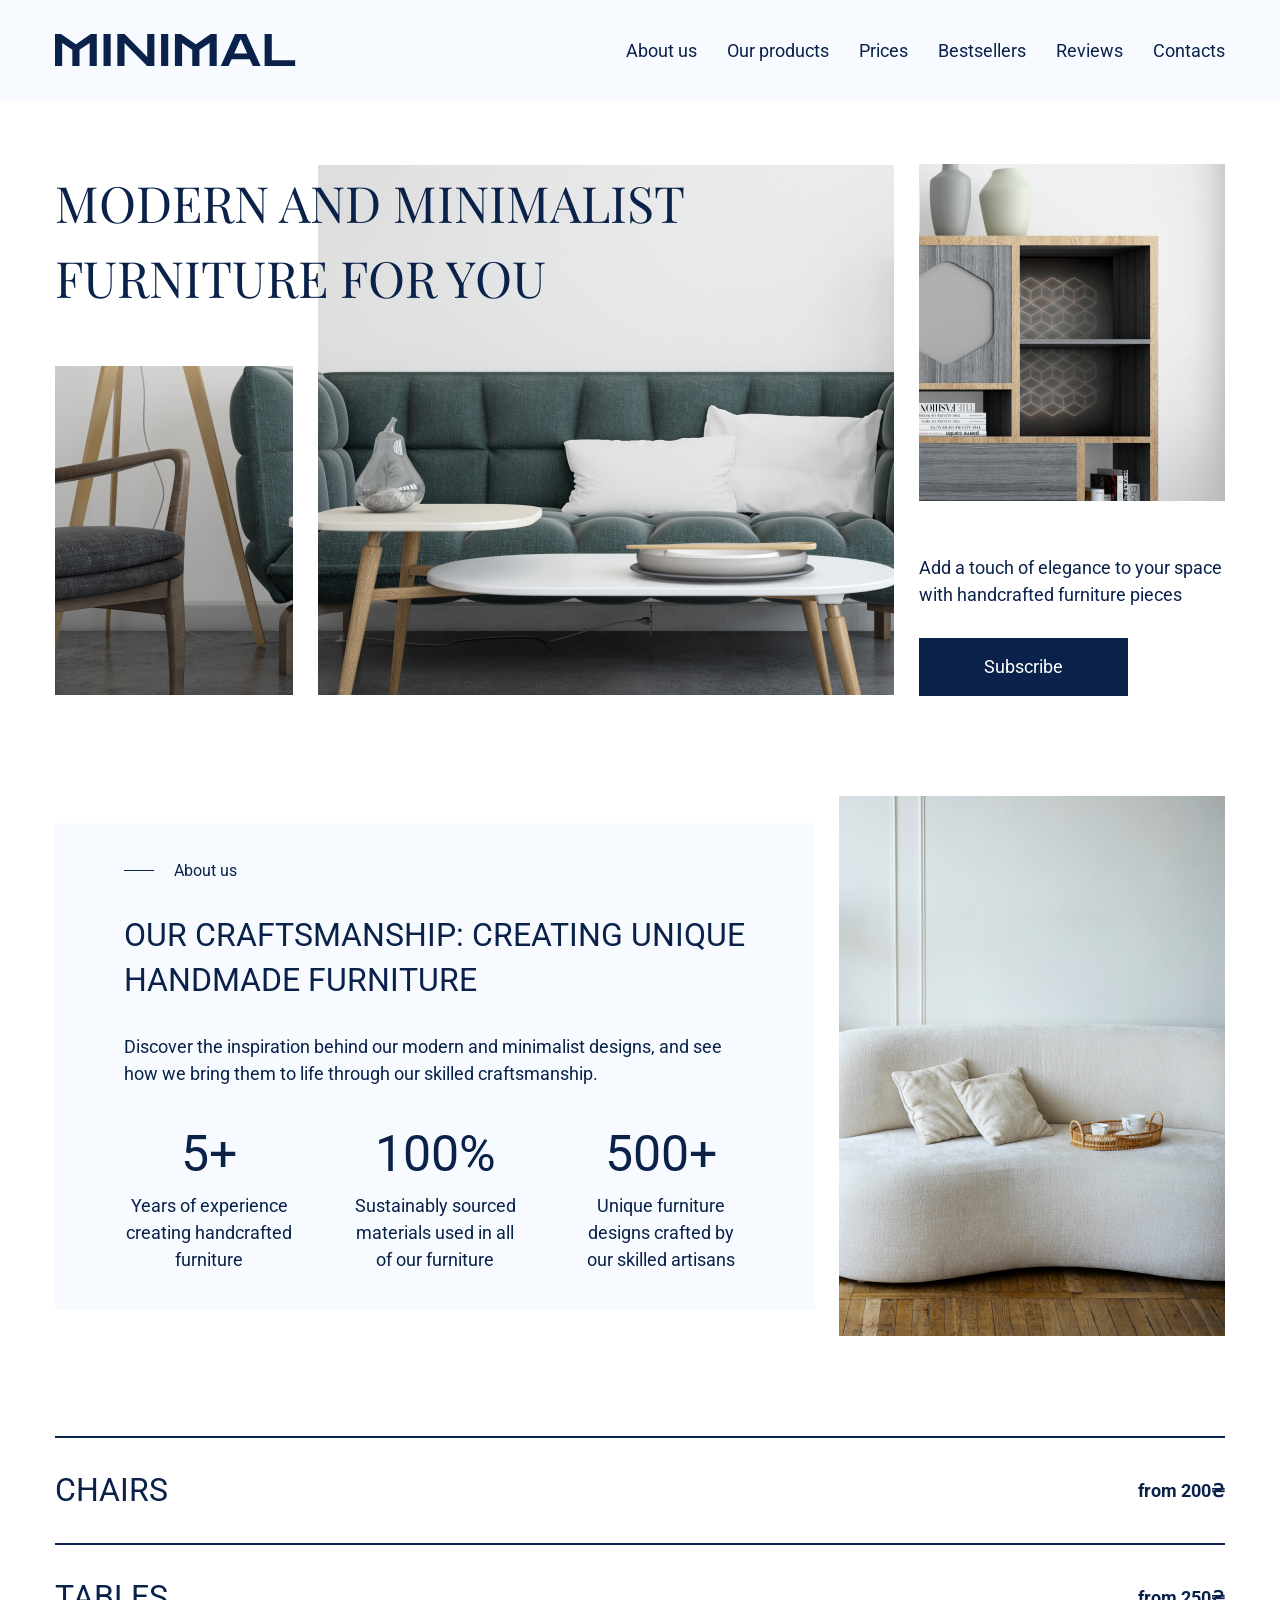
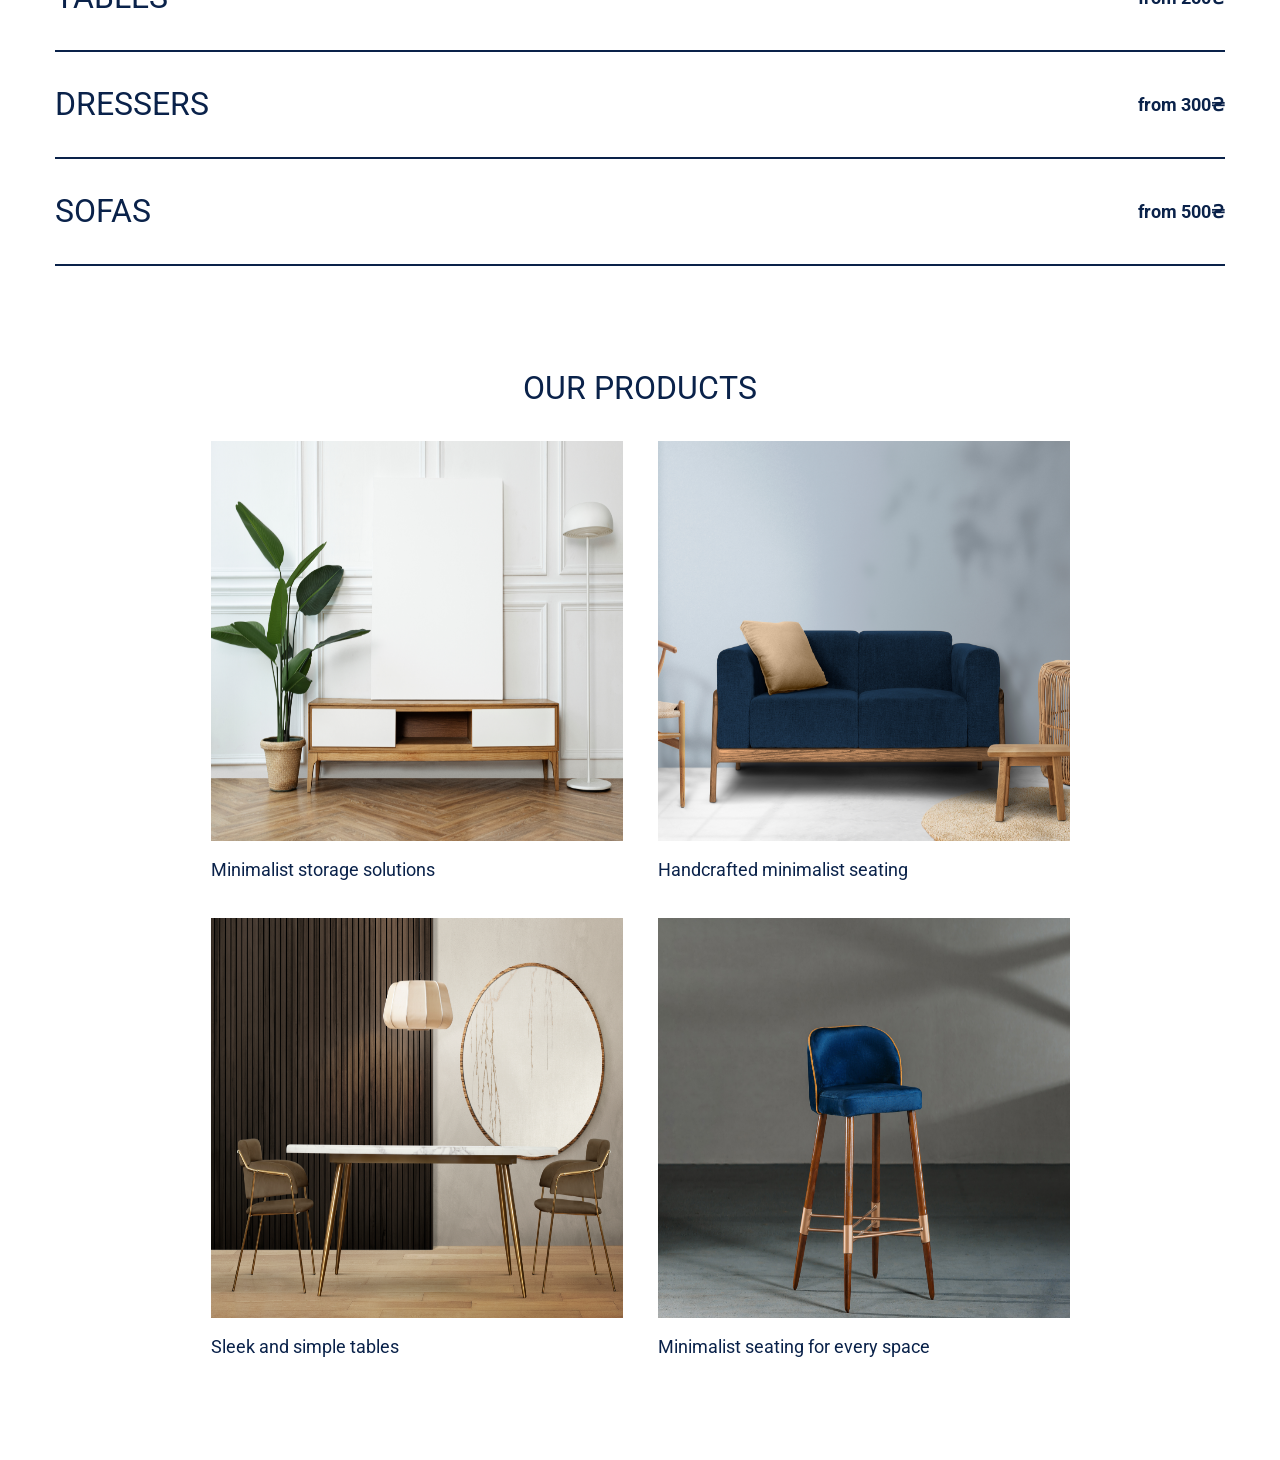
<file: index.html>
<!DOCTYPE html>
<html lang="en">
<head>
    <meta charset="UTF-8">
    <meta name="viewport" content="width=device-width, initial-scale=1.0">
    <link rel="preconnect" href="https://fonts.googleapis.com">
    <link rel="preconnect" href="https://fonts.gstatic.com" crossorigin>
    <link href="https://fonts.googleapis.com/css2?family=Playfair+Display&family=Roboto:wght@400;700&display=swap" rel="stylesheet">
    <link rel="stylesheet" href="./src/css/modern-normalize.css">
    <link rel="stylesheet" href="./src/css/style.css">
    <script defer src="./src/js/main.js"></script>
    <title>Document</title>
</head>
<body>
    <header class="header open">
        <div class="header__inner container">
            <nav class="navbar">
                <a class="logo" href="#">
                    <svg class="logo__svg" version="1.1" xmlns="http://www.w3.org/2000/svg" width="241" height="32" viewBox="0 0 241 32">
                        <title>logo</title>
                        <path d="M0 31.965v-31.965h5.991l14.798 10.372h0.224l14.798-10.372h5.99v31.965h-7.153v-23.024l-10.148 6.795v16.228h-7.153v-16.228l-10.193-6.795v23.024h-7.153z"></path>
                        <path d="M48.515 31.965v-31.965h7.153v31.965h-7.153z"></path>
                        <path d="M62.365 31.965v-31.965h7.242l22.621 22.979v-22.979h7.153v31.965h-7.242l-22.621-23.024v23.024h-7.153z"></path>
                        <path d="M106.077 31.965v-31.965h7.153v31.965h-7.153z"></path>
                        <path d="M119.927 31.965v-31.965h5.991l14.798 10.372h0.223l14.798-10.372h5.991v31.965h-7.153v-23.024l-10.148 6.795v16.228h-7.153v-16.228l-10.193-6.795v23.024h-7.153z"></path>
                        <path d="M165.759 31.965l14.395-31.965h11.042l14.396 31.965h-7.78l-3.040-6.751h-18.195l-3.040 6.751h-7.779zM179.171 19.402h13.010l-6.214-13.814h-0.581l-6.214 13.814z"></path>
                        <path d="M209.623 31.965v-31.965h7.153v26.153h23.381v5.812h-30.534z"></path>
                    </svg>
                </a>
                <button class="header__burger-btn" id="burger">
                    <span class="header__burger-span"></span>
                    <span class="header__burger-span"></span>
                    <span class="header__burger-span"></span>
                    <span class="header__burger-span"></span>
                </button>
                <ul class="menu">
                    <li class="menu__item">
                        <a class="menu__link" href="#">About us</a>
                    </li>
                    <li class="menu__item">
                        <a class="menu__link" href="#">Our products</a>
                    </li>
                    <li class="menu__item">
                        <a class="menu__link" href="#">Prices</a>
                    </li>
                    <li class="menu__item">
                        <a class="menu__link" href="#">Bestsellers</a>
                    </li>
                    <li class="menu__item">
                        <a class="menu__link" href="#">Reviews</a>
                    </li>
                    <li class="menu__item">
                        <a class="menu__link" href="#">Contacts</a>
                    </li>
                </ul>
            </nav>
        </div>
    </header>
    <main class="main">
        <section class="hero">
            <div class="hero__content container">
                <div class="hero__decoration">
                    <h1 class="hero__title">Modern and minimalist furniture for you</h1>
                </div>
                <div class="hero__information">
                     <p class="hero__text">Add a touch of elegance to your space with handcrafted furniture pieces</p>
                     <button class="hero__btn">Subscribe</button>
                </div>
            </div>
        </section>
        <section class="exposition">
            <div class="exposition__content container">
                <div class="exposition__information">
                    <div class="exposition__text-wrapper">
                        <h4 class="exposition__subtitle">About us</h4>
                        <h2 class="exposition__title">Our сraftsmanship: сreating unique handmade furniture</h2>
                        <p class="exposition__text">Discover the inspiration behind our modern and minimalist designs, and see how we bring them to life through our skilled craftsmanship.</p>
                    </div>
                    <ul class="facts-list">
                        <li class="facts-list__item">
                            <p class="facts-list__text">
                                Years of experience creating handcrafted furniture
                            </p>
                        </li>
                        <li class="facts-list__item">
                            <p class="facts-list__text">
                                Sustainably sourced materials used in all of our furniture 
                            </p>
                        </li>
                        <li class="facts-list__item">
                            <p class="facts-list__text">
                                Unique furniture designs crafted by our skilled artisans
                            </p>
                        </li>
                    </ul>
                </div>
                <div class="exposition__img-box"></div>
            </div>
        </section>
        <section class="prise">
            <div class="prise__content container">
                <ul class="prise-list">
                    <li class="prise-list__item">
                        <h4 class="prise-list__item-name">
                            Chairs
                        </h4>
                        <p class="prise-list__value">
                            from 200₴
                        </p>
                    </li>
                    <li class="prise-list__item">
                        <h4 class="prise-list__item-name">
                            Tables
                        </h4>
                        <p class="prise-list__value">
                            from 250₴
                        </p>
                    </li>
                    <li class="prise-list__item">
                        <h4 class="prise-list__item-name">
                            Dressers
                        </h4>
                        <p class="prise-list__value">
                            from 300₴
                        </p>
                    </li>
                    <li class="prise-list__item">
                        <h4 class="prise-list__item-name">
                            Sofas
                        </h4>
                        <p class="prise-list__value">
                            from 500₴
                        </p>
                    </li>
                </ul>
            </div>
        </section>
        <section class="products">
            <div class="products__content container">
                <h2 class="products__title">OUR PRODUCTS</h2>
                <div class="products-gallery">
                    <div class="products-gallery__card">
                        <img class="products-gallery__img" src="./src/img/products/product-one.png" alt="products image">
                        <p class="products-gallery__img-name">Minimalist storage solutions</p>
                    </div>
                    <div class="products-gallery__card">
                        <img class="products-gallery__img" src="./src/img/products/product-two.png" alt="products image">
                        <p class="products-gallery__img-name">Handcrafted minimalist seating</p>
                    </div>
                    <div class="products-gallery__card">
                        <img class="products-gallery__img" src="./src/img/products/product-three.png" alt="products image">
                        <p class="products-gallery__img-name">Sleek and simple tables</p>
                    </div>
                    <div class="products-gallery__card">
                        <img class="products-gallery__img" src="./src/img/products/product-four.png" alt="products image">
                        <p class="products-gallery__img-name">Minimalist seating for every space</p>
                    </div>
                </div>
            </div>
        </section>
        <!-- <section class="bestsellers">
            <div class="bestsellers__content container">
                <h2 class="bestsellers__title">Bestsellers</h2>
                <div class="bestsellers-catalog">
                    <div class="bestsellers-catalog__item">
                        <img class="bestsellers-catalog__img" src="./src/img/bestsellers/bestsellers-img-one.png" alt="bestsellers catalog img">
                        <p class="bestsellers-catalog__item-name">The modern platform bed</p>
                        <p class="bestsellers-catalog__item-value">750$</p>
                    </div>
                    <div class="bestsellers-catalog__item">
                        <img class="bestsellers-catalog__img" src="./src/img/bestsellers/bestsellers-img-two.png" alt="bestsellers catalog img">
                        <p class="bestsellers-catalog__item-name">The Cozy Lounge Chair</p>
                        <p class="bestsellers-catalog__item-value">230$</p>
                    </div>
                    <div class="bestsellers-catalog__item">
                        <img class="bestsellers-catalog__img" src="./src/img/bestsellers/bestsellers-img-three.png" alt="bestsellers catalog img">
                        <p class="bestsellers-catalog__item-name">The industrial accent chair</p>
                        <p class="bestsellers-catalog__item-value">250$</p>
                    </div>
                    <div class="bestsellers-catalog__item">
                        <img class="bestsellers-catalog__img" src="./src/img/bestsellers/bestsellers-img-four.png" alt="bestsellers catalog img">
                        <p class="bestsellers-catalog__item-name">The sleek stand</p>
                        <p class="bestsellers-catalog__item-value">300$</p>
                    </div>
                    <div class="bestsellers-catalog__item">
                        <img class="bestsellers-catalog__img" src="./src/img/bestsellers/bestsellers-img-five.png" alt="bestsellers catalog img">
                        <p class="bestsellers-catalog__item-name">The minimalist sofa</p>
                        <p class="bestsellers-catalog__item-value">650$</p>
                    </div>
                </div>
            </div>
        </section> -->
    </main>
</body>
</html>
</file>
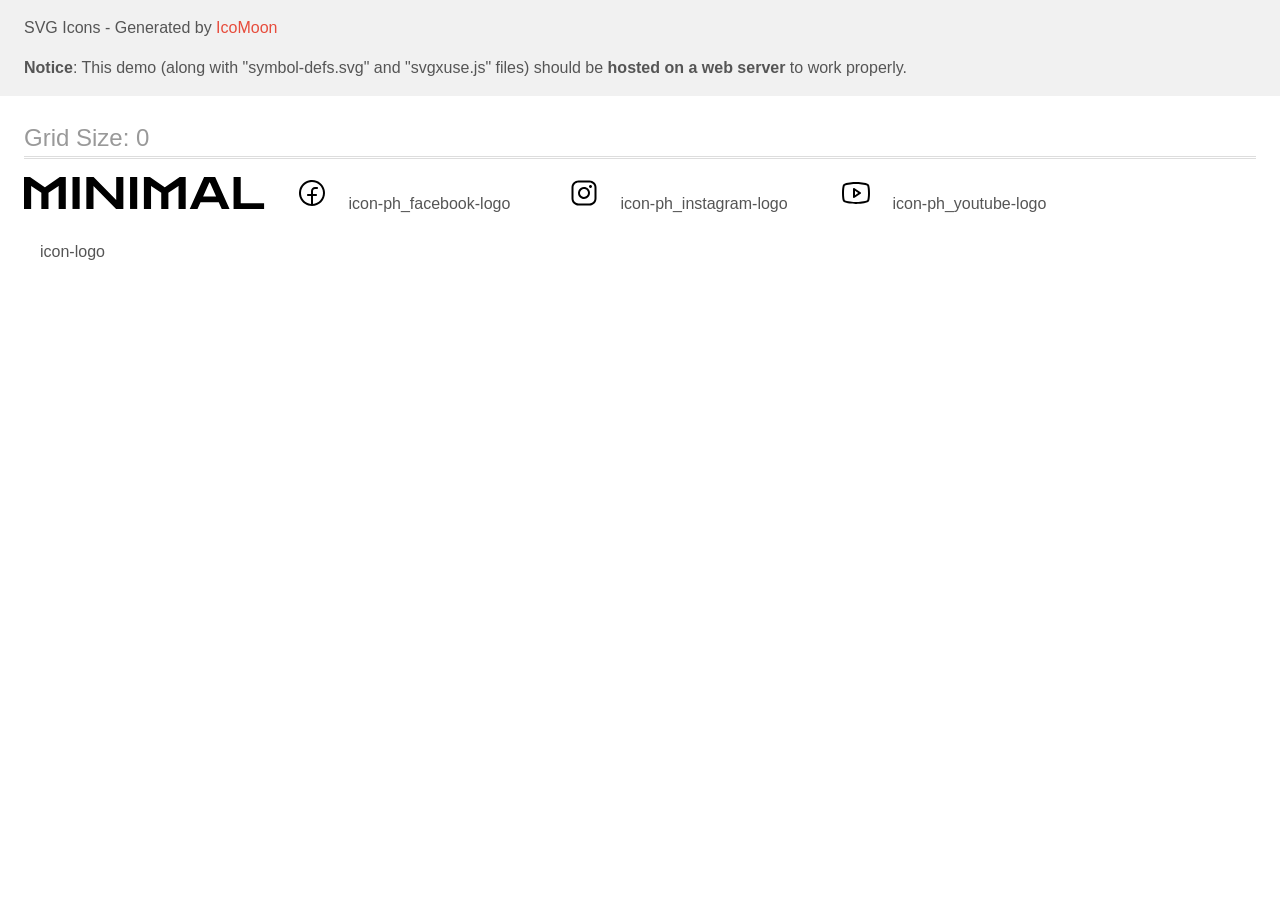
<file: src/icomoon/demo-external-svg.html>
<!doctype html>
<html>
<head>
    <title>IcoMoon - SVG Icons</title>
    <meta charset="utf-8">
    <meta name="viewport" content="width=device-width, initial-scale=1">
    <link rel="stylesheet" href="demo-files/demo.css">
    <link rel="stylesheet" href="style.css">
</head>
<body>
<header class="bgc1 clearfix">
<div class="mhl">
    <p>SVG Icons - Generated by <a href="https://icomoon.io/app">IcoMoon</a></p><p><strong>Notice</strong>: This demo (along with "symbol-defs.svg" and "svgxuse.js" files) should be <b>hosted on a web server</b> to work properly.</p>
</div>
</header>
    <div class="clearfix mhl ptl">
        <h1 class="mvm mtn fgc1">Grid Size: 0</h1>
        <div class="glyph fs1">
            <div class="clearfix pbs">
                <svg class="icon icon-logo"><use xlink:href="symbol-defs.svg#icon-logo"></use></svg><span class="name"> icon-logo</span>
            </div>
        </div>
        <div class="glyph fs1">
            <div class="clearfix pbs">
                <svg class="icon icon-ph_facebook-logo"><use xlink:href="symbol-defs.svg#icon-ph_facebook-logo"></use></svg><span class="name"> icon-ph_facebook-logo</span>
            </div>
        </div>
        <div class="glyph fs1">
            <div class="clearfix pbs">
                <svg class="icon icon-ph_instagram-logo"><use xlink:href="symbol-defs.svg#icon-ph_instagram-logo"></use></svg><span class="name"> icon-ph_instagram-logo</span>
            </div>
        </div>
        <div class="glyph fs1">
            <div class="clearfix pbs">
                <svg class="icon icon-ph_youtube-logo"><use xlink:href="symbol-defs.svg#icon-ph_youtube-logo"></use></svg><span class="name"> icon-ph_youtube-logo</span>
            </div>
        </div>
  </div>
<script defer src="svgxuse.js"></script>
</body>
</html>
</file>
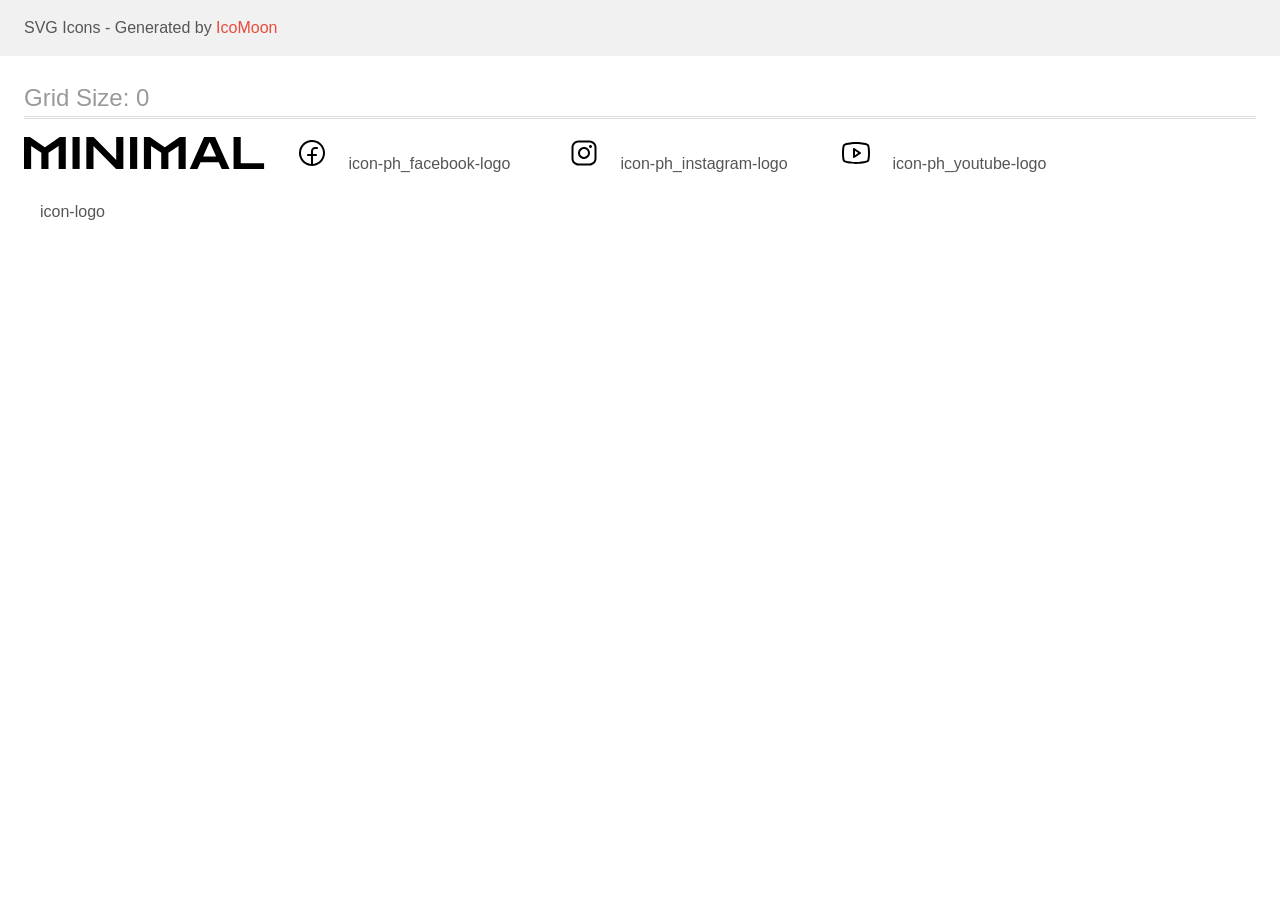
<file: src/icomoon/demo.html>
<!doctype html>
<html>
<head>
    <title>IcoMoon - SVG Icons</title>
    <meta charset="utf-8">
    <meta name="viewport" content="width=device-width, initial-scale=1">
    <link rel="stylesheet" href="demo-files/demo.css">
    <link rel="stylesheet" href="style.css">
</head>
<body>
<svg aria-hidden="true" style="position: absolute; width: 0; height: 0; overflow: hidden;" version="1.1" xmlns="http://www.w3.org/2000/svg" xmlns:xlink="http://www.w3.org/1999/xlink">
<defs>
<symbol id="icon-logo" viewBox="0 0 241 32">
<path d="M0 31.965v-31.965h5.991l14.798 10.372h0.224l14.798-10.372h5.99v31.965h-7.153v-23.024l-10.148 6.795v16.228h-7.153v-16.228l-10.193-6.795v23.024h-7.153z"></path>
<path d="M48.515 31.965v-31.965h7.153v31.965h-7.153z"></path>
<path d="M62.365 31.965v-31.965h7.242l22.621 22.979v-22.979h7.153v31.965h-7.242l-22.621-23.024v23.024h-7.153z"></path>
<path d="M106.077 31.965v-31.965h7.153v31.965h-7.153z"></path>
<path d="M119.927 31.965v-31.965h5.991l14.798 10.372h0.223l14.798-10.372h5.991v31.965h-7.153v-23.024l-10.148 6.795v16.228h-7.153v-16.228l-10.193-6.795v23.024h-7.153z"></path>
<path d="M165.759 31.965l14.395-31.965h11.042l14.396 31.965h-7.78l-3.040-6.751h-18.195l-3.040 6.751h-7.779zM179.171 19.402h13.010l-6.214-13.814h-0.581l-6.214 13.814z"></path>
<path d="M209.623 31.965v-31.965h7.153v26.153h23.381v5.812h-30.534z"></path>
</symbol>
<symbol id="icon-ph_facebook-logo" viewBox="0 0 32 32">
<path d="M29 16c0-2.571-0.762-5.085-2.191-7.222s-3.459-3.804-5.834-4.788c-2.375-0.984-4.989-1.241-7.511-0.74s-4.838 1.74-6.656 3.558c-1.818 1.818-3.056 4.134-3.558 6.656s-0.244 5.136 0.74 7.511c0.984 2.375 2.65 4.406 4.788 5.834s4.651 2.191 7.222 2.191c3.447-0.003 6.752-1.374 9.189-3.811s3.808-5.742 3.811-9.189zM17 26.95v-7.95h3c0.265 0 0.52-0.105 0.707-0.293s0.293-0.442 0.293-0.707c0-0.265-0.105-0.52-0.293-0.707s-0.442-0.293-0.707-0.293h-3v-3c0-0.53 0.211-1.039 0.586-1.414s0.884-0.586 1.414-0.586h2c0.265 0 0.52-0.105 0.707-0.293s0.293-0.442 0.293-0.707c0-0.265-0.105-0.52-0.293-0.707s-0.442-0.293-0.707-0.293h-2c-1.060 0.003-2.075 0.426-2.825 1.175s-1.172 1.765-1.175 2.825v3h-3c-0.265 0-0.52 0.105-0.707 0.293s-0.293 0.442-0.293 0.707c0 0.265 0.105 0.52 0.293 0.707s0.442 0.293 0.707 0.293h3v7.95c-2.819-0.257-5.43-1.592-7.291-3.725s-2.827-4.902-2.698-7.73c0.129-2.828 1.343-5.497 3.389-7.453s4.768-3.047 7.599-3.047 5.552 1.091 7.599 3.047c2.047 1.956 3.261 4.625 3.389 7.453s-0.838 5.596-2.698 7.73-4.472 3.468-7.291 3.725z"></path>
</symbol>
<symbol id="icon-ph_instagram-logo" viewBox="0 0 32 32">
<path d="M16 10c-1.187 0-2.347 0.352-3.333 1.011s-1.756 1.596-2.21 2.693c-0.454 1.096-0.573 2.303-0.341 3.467s0.803 2.233 1.642 3.072 1.908 1.411 3.072 1.642c1.164 0.232 2.37 0.113 3.467-0.341s2.033-1.223 2.693-2.21c0.659-0.987 1.011-2.147 1.011-3.333 0-1.591-0.632-3.117-1.757-4.243s-2.651-1.757-4.243-1.757zM16 20c-0.791 0-1.564-0.235-2.222-0.674s-1.17-1.064-1.473-1.795-0.382-1.535-0.228-2.311c0.154-0.776 0.535-1.489 1.095-2.048s1.272-0.94 2.048-1.095c0.776-0.154 1.58-0.075 2.311 0.228s1.356 0.815 1.795 1.473c0.44 0.658 0.674 1.431 0.674 2.222-0.003 1.060-0.426 2.075-1.175 2.825s-1.765 1.172-2.825 1.175zM21.5 3.5h-11c-1.856 0-3.637 0.737-4.95 2.050s-2.050 3.093-2.050 4.95v11c0 1.856 0.737 3.637 2.050 4.95s3.093 2.050 4.95 2.050h11c1.856 0 3.637-0.738 4.95-2.050s2.050-3.093 2.050-4.95v-11c0-1.856-0.738-3.637-2.050-4.95s-3.093-2.050-4.95-2.050zM26.5 21.5c0 0.657-0.129 1.307-0.381 1.913s-0.62 1.158-1.084 1.622c-0.464 0.464-1.015 0.833-1.622 1.084s-1.257 0.381-1.913 0.381h-11c-0.657 0-1.307-0.129-1.913-0.381s-1.158-0.62-1.622-1.084c-0.464-0.464-0.833-1.015-1.084-1.622s-0.381-1.257-0.381-1.913v-11c0-1.326 0.527-2.598 1.464-3.536s2.209-1.464 3.536-1.464h11c0.657 0 1.307 0.129 1.913 0.381s1.158 0.62 1.622 1.084c0.464 0.464 0.833 1.016 1.084 1.622s0.381 1.257 0.381 1.913v11zM24 9.5c0 0.297-0.088 0.587-0.253 0.833s-0.399 0.439-0.673 0.552c-0.274 0.114-0.576 0.143-0.867 0.085s-0.558-0.201-0.768-0.411-0.353-0.477-0.411-0.768c-0.058-0.291-0.028-0.593 0.085-0.867s0.306-0.508 0.552-0.673c0.247-0.165 0.537-0.253 0.833-0.253 0.398 0 0.779 0.158 1.061 0.439s0.439 0.663 0.439 1.061z"></path>
</symbol>
<symbol id="icon-ph_youtube-logo" viewBox="0 0 32 32">
<path d="M20.55 15.162l-6-4c-0.152-0.096-0.326-0.152-0.506-0.161s-0.359 0.029-0.519 0.111c-0.16 0.086-0.293 0.215-0.386 0.371s-0.141 0.335-0.139 0.517v8c-0.001 0.182 0.047 0.36 0.139 0.517s0.226 0.285 0.386 0.371c0.148 0.074 0.31 0.112 0.475 0.112 0.195-0.002 0.385-0.058 0.55-0.162l6-4c0.139-0.091 0.254-0.215 0.333-0.361s0.121-0.31 0.121-0.476c0-0.166-0.042-0.33-0.121-0.476s-0.194-0.27-0.333-0.361zM15 18.138v-4.275l3.2 2.138-3.2 2.138zM29.288 8.725c-0.115-0.461-0.34-0.887-0.656-1.242s-0.713-0.628-1.157-0.796c-4.275-1.65-11.1-1.638-11.475-1.638s-7.2-0.013-11.475 1.638c-0.444 0.168-0.841 0.441-1.157 0.796s-0.541 0.781-0.655 1.242c-0.325 1.237-0.712 3.512-0.712 7.275s0.388 6.038 0.712 7.275c0.115 0.461 0.34 0.887 0.655 1.242s0.713 0.628 1.157 0.796c4.1 1.588 10.525 1.638 11.387 1.638h0.175c0.862 0 7.288-0.050 11.388-1.638 0.444-0.168 0.841-0.441 1.157-0.796s0.541-0.781 0.656-1.242c0.325-1.238 0.712-3.513 0.712-7.275s-0.388-6.038-0.712-7.275zM27.35 22.775c-0.037 0.151-0.11 0.291-0.212 0.409s-0.231 0.209-0.376 0.266c-3.962 1.525-10.687 1.5-10.762 1.5h-0.012c-0.063 0-6.788 0.025-10.75-1.5-0.145-0.057-0.274-0.149-0.376-0.266s-0.175-0.258-0.212-0.409c-0.3-1.138-0.65-3.225-0.65-6.775s0.35-5.638 0.65-6.775c0.037-0.151 0.11-0.292 0.212-0.409s0.231-0.209 0.376-0.266c3.813-1.463 10.213-1.5 10.738-1.5h0.025c0.075 0 6.8-0.025 10.762 1.5 0.145 0.057 0.274 0.149 0.376 0.266s0.175 0.258 0.212 0.409c0.3 1.137 0.65 3.225 0.65 6.775s-0.35 5.638-0.65 6.775z"></path>
</symbol>
</defs>
</svg>

<header class="bgc1 clearfix">
<div class="mhl">
    <p>SVG Icons - Generated by <a href="https://icomoon.io/app">IcoMoon</a></p>
</div>
</header>
    <div class="clearfix mhl ptl">
        <h1 class="mvm mtn fgc1">Grid Size: 0</h1>
        <div class="glyph fs1">
            <div class="clearfix pbs">
                <svg class="icon icon-logo"><use xlink:href="#icon-logo"></use></svg><span class="name"> icon-logo</span>
            </div>
        </div>
        <div class="glyph fs1">
            <div class="clearfix pbs">
                <svg class="icon icon-ph_facebook-logo"><use xlink:href="#icon-ph_facebook-logo"></use></svg><span class="name"> icon-ph_facebook-logo</span>
            </div>
        </div>
        <div class="glyph fs1">
            <div class="clearfix pbs">
                <svg class="icon icon-ph_instagram-logo"><use xlink:href="#icon-ph_instagram-logo"></use></svg><span class="name"> icon-ph_instagram-logo</span>
            </div>
        </div>
        <div class="glyph fs1">
            <div class="clearfix pbs">
                <svg class="icon icon-ph_youtube-logo"><use xlink:href="#icon-ph_youtube-logo"></use></svg><span class="name"> icon-ph_youtube-logo</span>
            </div>
        </div>
  </div>
<script defer src="svgxuse.js"></script>
</body>
</html>
</file>
<file: src/css/style.css>
body {
  font-family: "Roboto", sans-serif;
  font-weight: 400;
  font-style: normal;
  color: #0A224A;
}

a {
  text-decoration: none;
  color: inherit;
}

ul {
  list-style: none;
}

button {
  color: #fff;
  border: none;
}

h1, h2, h3, h4, h5, h6, p, li, ul, button {
  margin: 0;
  padding: 0;
}

.container {
  width: 1320px;
  padding: 0 15px;
  margin: 0 auto;
}

.header {
  background-color: #F7FAFF;
}
.header__inner {
  margin-bottom: 64px;
}
.header__inner .navbar {
  display: flex;
  align-items: center;
  justify-content: space-between;
  gap: 0;
  flex-direction: row;
  padding: 34px 0;
}
.header__inner .logo {
  z-index: 5;
  display: flex;
  align-items: center;
  justify-content: center;
  gap: 0;
  flex-direction: row;
}
.header__inner .logo__svg {
  fill: #0A224A;
}
.header__inner .menu {
  display: flex;
  align-items: center;
  justify-content: center;
  gap: 30px;
  flex-direction: row;
}
.header__inner .menu__item {
  transition: transform 250ms;
}
.header__inner .menu__item:hover {
  transform: scale(1.2);
}
.header__inner .menu__link {
  font-family: Roboto;
  font-size: 18px;
  font-style: normal;
  font-weight: 400;
  line-height: 27px;
  width: 100%;
  height: 100%;
}
.header__burger-btn {
  width: 40px;
  height: 40px;
  position: relative;
  display: none;
  z-index: 5;
}
.header__burger-span {
  position: absolute;
  width: 30px;
  height: 3px;
  background-color: #0A224A;
  right: 5px;
  transition: transform 200ms, opacity 180ms;
}
.header__burger-span:nth-child(1) {
  transform: translateY(9px);
}
.header__burger-span:nth-child(2) {
  transform: translateY(3px);
}
.header__burger-span:nth-child(3) {
  transform: translateY(-3px);
}
.header__burger-span:nth-child(4) {
  transform: translateY(-9px);
}

@media (max-width: 1320px) {
  .container {
    width: 1200px;
  }
}
@media (max-width: 1200px) {
  .container {
    width: 1024px;
  }
}
@media (max-width: 1024px) {
  .container {
    width: 704px;
    padding: 0;
  }
  .header__burger-btn {
    display: block;
  }
  .header .menu {
    position: absolute;
    left: 0;
    top: -100%;
    flex-direction: column;
    background-color: #fff;
    width: 100vw;
    height: 100vh;
    transition: top 200ms;
    z-index: 4;
  }
  .header .logo {
    width: 128px;
    height: 17px;
  }
  .header.open {
    width: 100vw;
    height: 100vh;
  }
  .header.open .header__inner {
    position: fixed;
    left: 50%;
    margin-left: -352px;
  }
  .header.open .menu {
    position: fixed;
    top: 0;
  }
  .header.open .header__burger-span:nth-child(2), .header.open .header__burger-span:nth-child(3) {
    opacity: 0;
  }
  .header.open .header__burger-span:nth-child(1) {
    transform: translateY(0) rotate(45deg);
  }
  .header.open .header__burger-span:nth-child(4) {
    transform: translateY(0) rotate(-45deg);
  }
}
@media (max-width: 704px) {
  .container {
    width: 568px;
  }
  .header.open .header__inner {
    margin-left: -284px;
  }
}
@media (max-width: 568px) {
  .container {
    width: 374px;
  }
  .logo {
    width: 100px;
    height: 16px;
  }
  .header.open .header__inner {
    margin-left: -187px;
  }
}
@media (max-width: 374px) {
  .container {
    width: 342px;
  }
  .header.open .header__inner {
    margin-left: -171px;
  }
}
.hero {
  margin-bottom: 100px;
}
.hero__content {
  display: flex;
  align-items: center;
  justify-content: center;
  gap: 25px;
  flex-direction: row;
}
.hero__decoration {
  background-image: url(../img/chapter1/group-bg-2.png);
  background-repeat: no-repeat;
  background-position: center;
  background-size: cover;
}
.hero__title {
  font-family: "Playfair Display";
  font-size: 50px;
  font-weight: 400;
  line-height: 75px;
  text-transform: uppercase;
  padding-bottom: 380px;
}
.hero__information {
  display: flex;
  align-items: flex-start;
  justify-content: center;
  gap: 30px;
  flex-direction: column;
  background-image: url(../img/chapter1/image3.png);
  background-repeat: no-repeat;
  background-position: 0 0;
}
.hero__text {
  font-size: 18px;
  font-weight: 400;
  line-height: 27px;
  padding-top: 390px;
  width: 306px;
}
.hero__btn {
  color: #fff;
  font-size: 18px;
  font-style: normal;
  font-weight: 400;
  line-height: 24px;
  padding: 17px 65px;
  background-color: #0A224A;
}

@media (max-width: 1024px) {
  .hero__information {
    background-image: none;
  }
  .hero__text {
    padding: 0;
  }
  .hero__decoration {
    background-image: url(../img/chapter1/group-bg-adaptive.png);
  }
  .hero__title {
    padding-bottom: 378px;
    font-size: 37px;
    line-height: 42px;
  }
  .hero__content {
    flex-direction: column;
    align-items: flex-start;
  }
}
@media (max-width: 568px) {
  .hero {
    background-image: url(../img/chapter1/bg-mobile-adaptive.png);
    background-repeat: no-repeat;
    background-size: cover;
    background-position: center;
    padding: 140px 0 313px;
    margin-bottom: 64px;
  }
  .hero__information {
    background-image: none;
    width: 100%;
  }
  .hero__text {
    padding: 0;
  }
  .hero__decoration {
    background-image: none;
  }
  .hero__title {
    font-size: 28px;
    padding: 0;
  }
  .hero__content {
    flex-direction: column;
    align-items: flex-start;
  }
}
.exposition {
  margin-bottom: 100px;
}
.exposition__img-box {
  background-image: url(../img/exposition/bg-img.png);
  background-repeat: no-repeat;
  background-position: right;
  background-size: cover;
  width: 536px;
  height: 540px;
}
.exposition__text-wrapper {
  display: flex;
  align-items: flex-start;
  justify-content: center;
  gap: 30px;
  flex-direction: column;
  width: 622px;
}
.exposition__content {
  display: flex;
  align-items: center;
  justify-content: flex-start;
  gap: 24px;
  flex-direction: row;
}
.exposition__information {
  display: flex;
  align-items: center;
  justify-content: center;
  gap: 30px;
  flex-direction: column;
  background-color: #F7FAFF;
  padding: 36px 69px 37px;
  text-align: left;
}
.exposition__subtitle {
  font-size: 16px;
  font-style: normal;
  font-weight: 400;
  line-height: 24px;
  display: flex;
  align-items: center;
  justify-content: center;
  gap: 20px;
  flex-direction: row;
}
.exposition__subtitle::before {
  content: "";
  width: 30px;
  height: 1px;
  background-color: #0A224A;
}
.exposition__title {
  font-size: 32px;
  font-style: normal;
  font-weight: 400;
  line-height: 45px;
  text-transform: uppercase;
}
.exposition__text {
  font-size: 18px;
  font-style: normal;
  font-weight: 400;
  line-height: 27px;
}
.exposition .facts-list {
  display: flex;
  align-items: center;
  justify-content: center;
  gap: 56px;
  flex-direction: row;
  text-align: center;
}
.exposition .facts-list__item::before {
  content: "5+";
  font-size: 50px;
  font-style: normal;
  font-weight: 400;
  line-height: 75px;
  text-transform: uppercase;
}
.exposition .facts-list__item:nth-child(2)::before {
  content: "100%";
}
.exposition .facts-list__item:nth-child(3)::before {
  content: "500+";
}
.exposition .facts-list__text {
  font-size: 18px;
  font-style: normal;
  font-weight: 400;
  line-height: 27px;
  width: 170px;
}

@media (max-width: 1200px) {
  .exposition__img-box {
    height: 486px;
    width: 282px;
  }
  .exposition__text-wrapper {
    width: 560px;
  }
  .exposition__information {
    padding-left: 64px;
    padding-right: 64px;
  }
  .exposition .facts-list {
    gap: 25px;
  }
}
@media (max-width: 1024px) {
  .exposition__content {
    flex-direction: column;
  }
  .exposition__img-box {
    background-image: url(../img/exposition/bd-img-adaptive.png);
    width: 704px;
    height: 540px;
  }
  .exposition__text-wrapper {
    width: 576px;
  }
  .exposition .facts-list {
    gap: 33px;
  }
}
.prise {
  margin-bottom: 100px;
}
.prise .prise-list {
  border: 0.5px solid #0A224A;
  border-right: none;
  border-left: none;
  overflow: hidden;
}
.prise .prise-list__item {
  display: flex;
  align-items: center;
  justify-content: space-between;
  gap: 0;
  flex-direction: row;
  font-style: normal;
  border: 0.5px solid #0A224A;
  border-right: none;
  border-left: none;
  padding: 30px 0;
  position: relative;
  transition: all 200ms;
}
.prise .prise-list__item::before {
  content: " ";
  position: absolute;
  width: 50px;
  height: 1px;
  background-color: #0A224A;
  transition: all 200ms;
  left: -100%;
}
.prise .prise-list__item:hover {
  padding-left: 80px;
}
.prise .prise-list__item:hover::before {
  left: 0%;
}
.prise .prise-list__item-name {
  font-size: 32px;
  font-weight: 400;
  line-height: 45px;
  text-transform: uppercase;
  display: flex;
  align-items: center;
  justify-content: center;
  gap: 30px;
  flex-direction: row;
}
.prise .prise-list__value {
  font-size: 18px;
  font-weight: 700;
  line-height: 27px;
}

@media (max-width: 568px) {
  .prise {
    margin-bottom: 64px;
  }
}
.products {
  margin-bottom: 100px;
}
.products__content {
  display: flex;
  align-items: center;
  justify-content: center;
  gap: 30px;
  flex-direction: column;
}
.products__title {
  font-size: 32px;
  font-style: normal;
  font-weight: 400;
  line-height: 45px;
  text-transform: uppercase;
}
.products .products-gallery {
  display: flex;
  align-items: center;
  justify-content: center;
  gap: 24px;
  flex-direction: row;
}
.products .products-gallery__card {
  display: flex;
  align-items: flex-start;
  justify-content: center;
  gap: 15px;
  flex-direction: column;
}
.products .products-gallery__img {
  width: 312px;
  height: 300px;
}
.products .products-gallery__img-name {
  font-size: 18px;
  font-style: normal;
  font-weight: 400;
  line-height: 27px;
}

@media (max-width: 1320px) {
  .products .products-gallery {
    flex-wrap: wrap;
    gap: 35px;
  }
  .products .products-gallery__img {
    width: 412px;
    height: 400px;
  }
}
@media (max-width: 1024px) {
  .products .products-gallery {
    flex-wrap: wrap;
    gap: 16px;
  }
  .products .products-gallery__img {
    width: 344px;
    height: 300px;
  }
  .products .products-gallery__card:nth-child(3), .products .products-gallery__card:nth-child(4) {
    display: none;
  }
}
@media (max-width: 704px) {
  .products .products-gallery__card:nth-child(2), .products .products-gallery__card:nth-child(3), .products .products-gallery__card:nth-child(4) {
    display: none;
  }
}
.bestsellers__content {
  display: flex;
  align-items: center;
  justify-content: center;
  gap: 30px;
  flex-direction: column;
}
.bestsellers__content .bestsellers-catalog {
  display: grid;
  grid-template-rows: 256px 256px;
  grid-template-columns: 258px 258px 258px 258px;
}
.bestsellers__content .bestsellers-catalog__item {
  display: flex;
  align-items: flex-start;
  justify-content: center;
  gap: 10px;
  flex-direction: column;
}
.bestsellers__content .bestsellers-catalog__img {
  width: 100%;
  height: 100%;
  margin-bottom: 5px;
}
</file>
<file: src/icomoon/demo-files/demo.css>
body {
  padding: 0;
  margin: 0;
  font-family: sans-serif;
  font-size: 1em;
  line-height: 1.5;
  color: #555;
  background: #fff;
}
h1 {
  font-size: 1.5em;
  font-weight: normal;
  box-shadow: 0 1px #ddd, 0 2px #fff, 0 3px #ddd;
}
small {
  font-size: .66666667em;
}
a {
  color: #e74c3c;
  text-decoration: none;
}
a:hover, a:focus {
  box-shadow: 0 1px #e74c3c;
}
.bshadow0, input {
  box-shadow: inset 0 -2px #e7e7e7;
}
input:hover {
  box-shadow: inset 0 -2px #ccc;
}
input, fieldset {
  font-size: 1em;
  margin: 0;
  padding: 0;
  border: 0;
}
input {
  color: inherit;
  line-height: 1.5;
  height: 1.5em;
  padding: .25em 0;
}
input:focus {
  outline: none;
  box-shadow: inset 0 -2px #449fdb;
}
.glyph {
  font-size: 16px;
  margin-right: 1.5em;
  float: left;
  width: 7em;
}
svg {
  color: #000;
}
.liga {
  width: 80%;
  width: calc(100% - 2.5em);
}
.talign-right {
  text-align: right;
}
.talign-center {
  text-align: center;
}
.bgc1 {
  background: #f1f1f1;
}
.fgc0 {
  color: #000;
}
.fgc1 {
  color: #999;
}
p {
  margin-top: 1em;
  margin-bottom: 1em;
}
.mvm {
  margin-top: .75em;
  margin-bottom: .75em;
}
.mtn {
  margin-top: 0;
}
.mtl, .mal {
  margin-top: 1.5em;
}
.mbl, .mal {
  margin-bottom: 1.5em;
}
.mal, .mhl {
  margin-left: 1.5em;
  margin-right: 1.5em;
}
.mhmm {
  margin-left: 1em;
  margin-right: 1em;
}
.ptl {
  padding-top: 1.5em;
}
.pbs, .pvs {
  padding-bottom: .25em;
}
.pvs, .pts {
  padding-top: .25em;
}
.unit {
  float: left;
}
.unitRight {
  float: right;
}
.size1of2 {
  width: 50%;
}
.size1of1 {
  width: 100%;
}
.clearfix:before, .clearfix:after {
  content: " ";
  display: table;
}
.clearfix:after {
  clear: both;
}
.hidden-true {
  display: none;
}
.textbox0 {
  width: 3em;
  background: #f1f1f1;
  padding: .25em .5em;
  line-height: 1.5;
  height: 1.5em;
}
.fs0 {
  font-size: 16px;
}
.fs1 {
  font-size: 32px;
}
.name {
  font-size: 0.5em;
  margin-left: 1em;
}
</file>
<file: src/icomoon/style.css>
.icon {
  display: inline-block;
  width: 1em;
  height: 1em;
  stroke-width: 0;
  stroke: currentColor;
  fill: currentColor;
}

/* ==========================================
Single-colored icons can be modified like so:
.icon-name {
  font-size: 32px;
  color: red;
}
========================================== */

.icon-logo {
  width: 7.529296875em;
}
</file>
